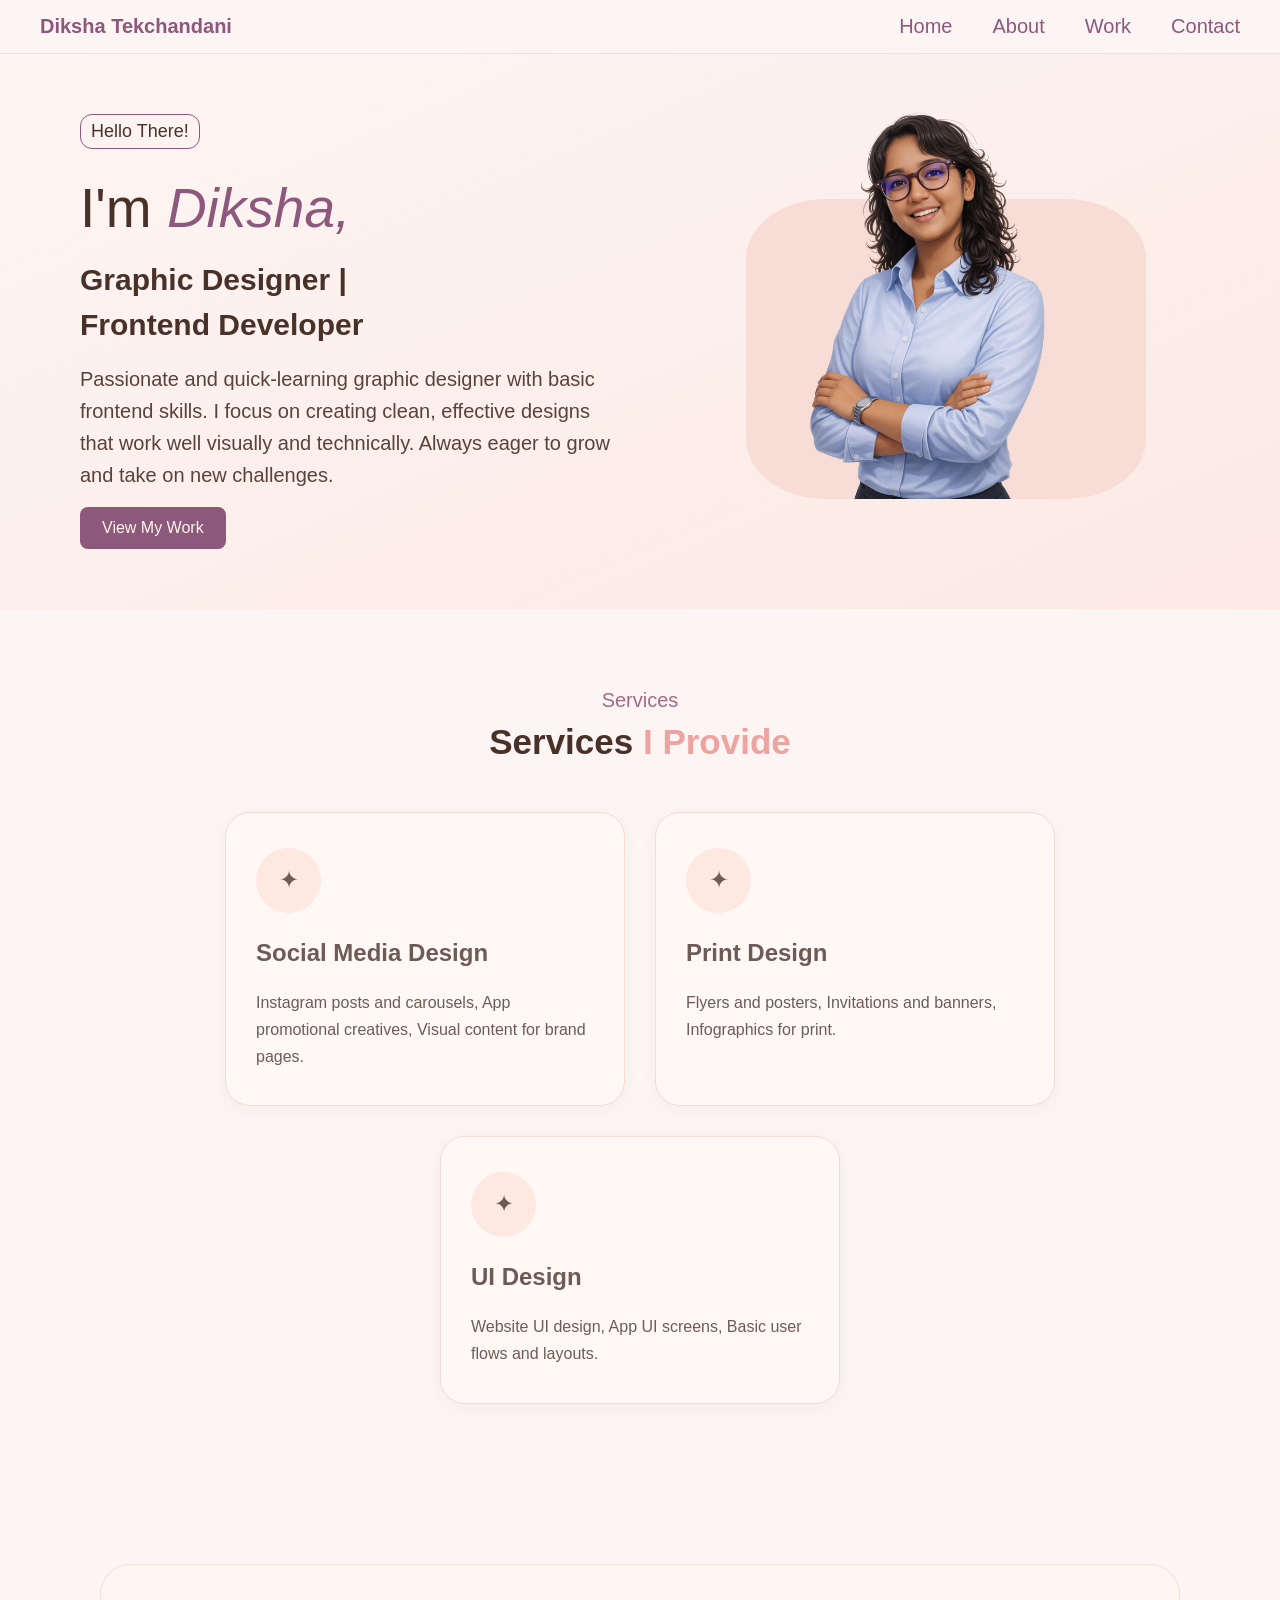
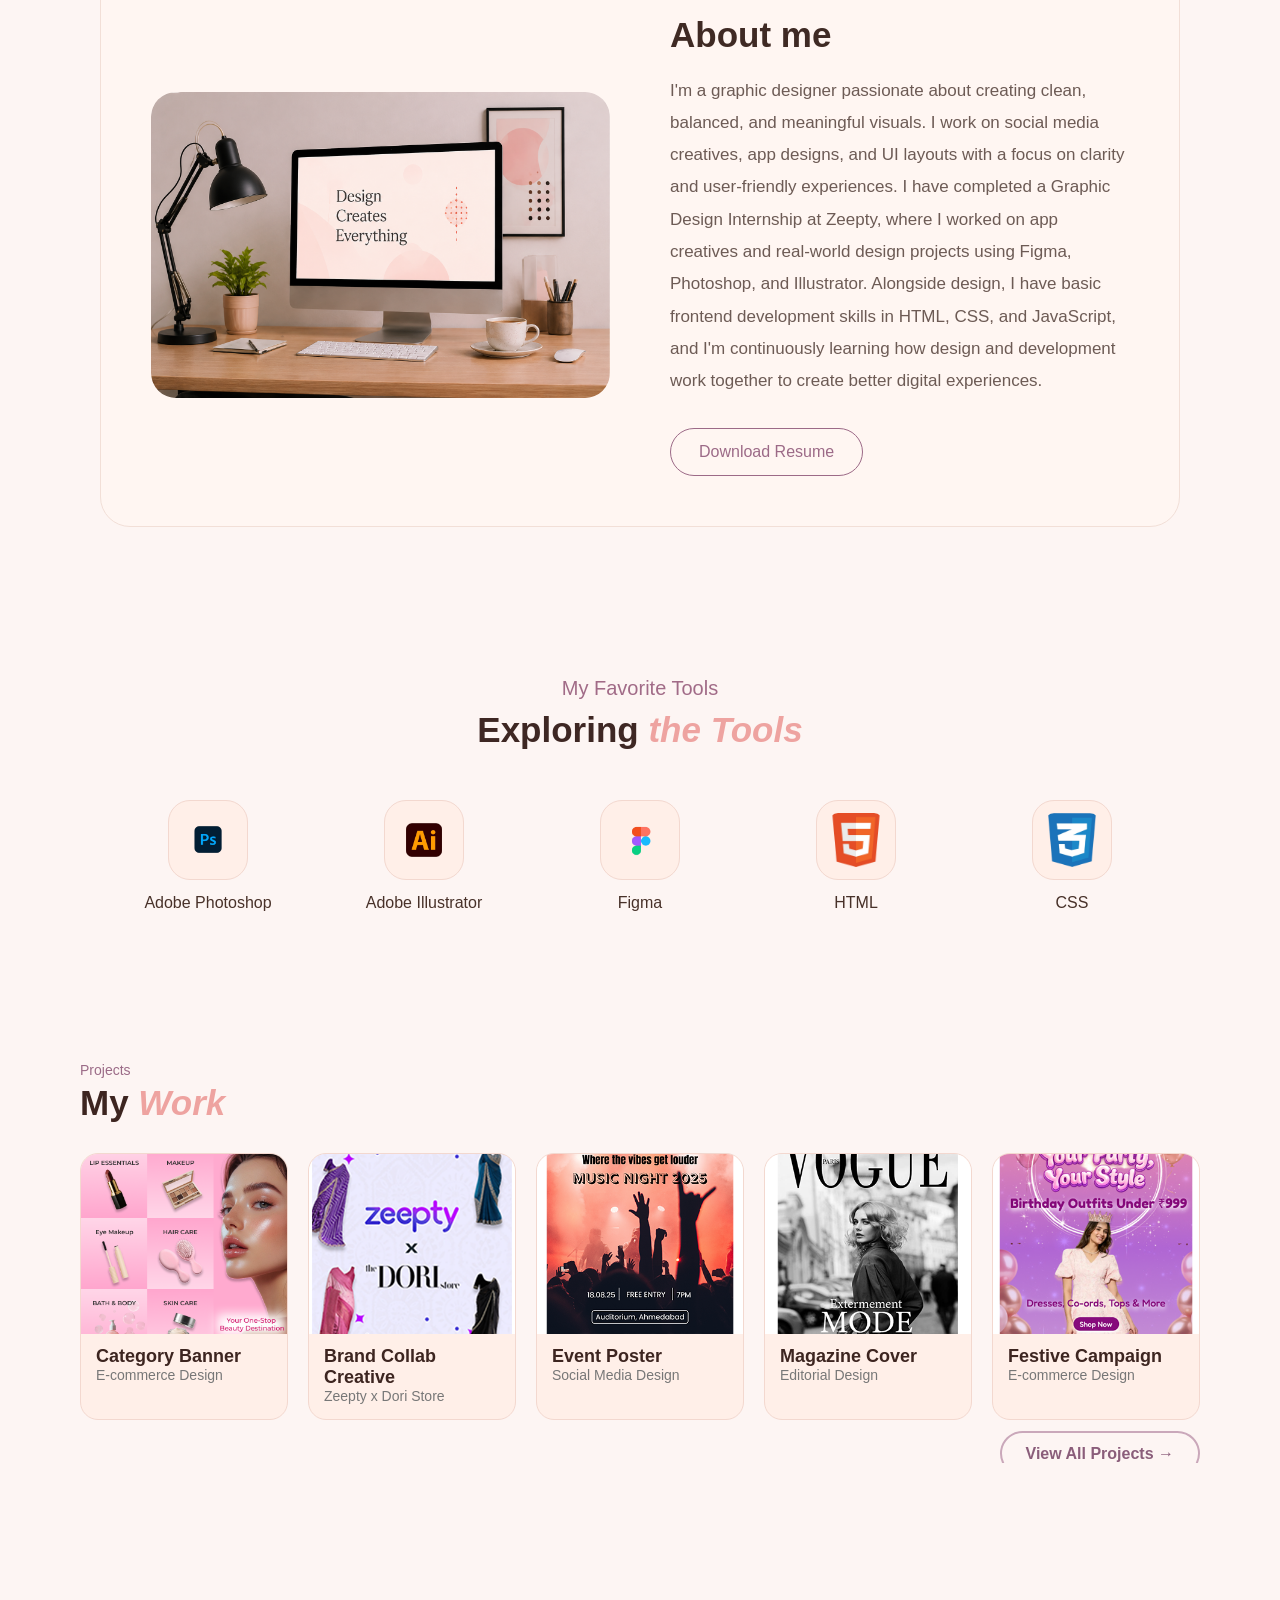
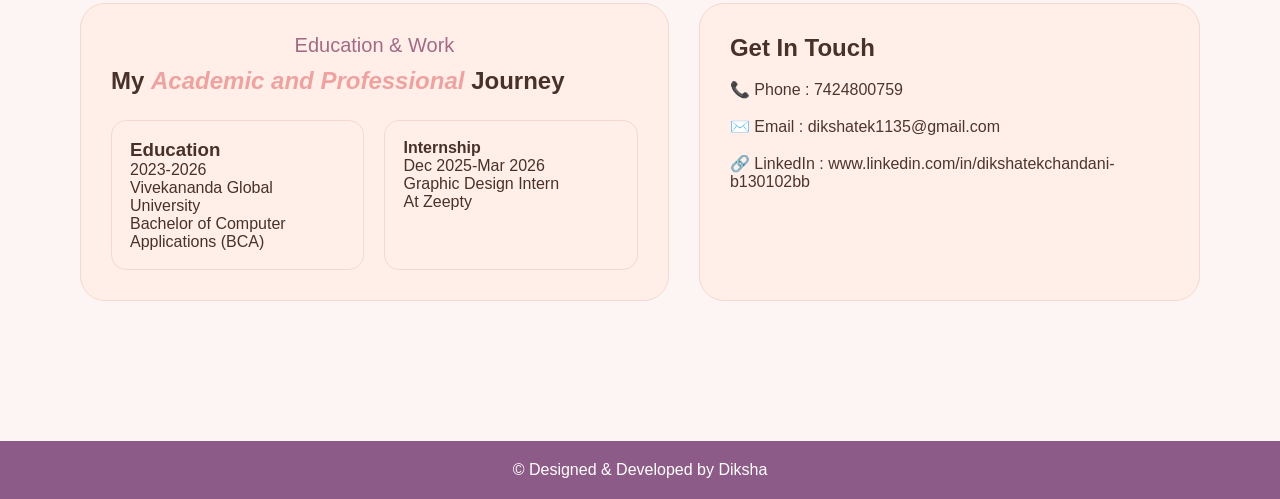
<file: index.html>
<!DOCTYPE html>
<html lang="en">

<head>
    <meta charset="UTF-8">
    <meta name="viewport" content="width=device-width, initial-scale=1.0">
    <title>Portfolio</title>
    <link rel="stylesheet" href="style.css">
</head>

<body>
    <!-- HEADER -->
    <header>
        <div class="logo">
            Diksha Tekchandani
        </div>

        <button class="hamburger" id="hamburger" aria-label="Open menu">
            <span></span>
            <span></span>
            <span></span>
        </button>
        <nav id="nav">
            <a href="#home">Home</a>
            <a href="#about">About</a>
            <a href="#work">Work</a>
            <a href="#contact">Contact</a>
        </nav>
    </header>

    <!-- HERO SECTION -->

    <section class="hero" id="home">
        <div class="hero-left">
            <span class="hello-tag">Hello There!</span>
            <h1>
                I'm <span>Diksha,</span>
            </h1>

            <h3 class="roles">Graphic Designer |<br>
                Frontend Developer</h3>

            <p class="para">
                Passionate and quick-learning graphic designer with basic<br>
                frontend skills. I focus on creating clean, effective designs<br>
                that work well visually and technically. Always eager to grow<br>
                and take on new challenges.
            </p>

            <a href="#work" class="view-work-btn">
                View My Work
            </a>

        </div>

        <!-- HERO RIGHT -->
        <div class="hero-right">

            <div class="img-wrapper">
                    <img src="my character-Photoroom.png" alt="Diksha illustration">
            </div>

        </div>

    </section>

    <!-- SERVICES -->

    <section class="services-section">
        <p class="section-tag">
            Services
        </p>
        <h2>
            Services <span> I Provide<span>
        </h2>

        <div class="services-container">

            <article class="service-card">

                <div class="card-icon">
                    ✦
                </div>

                <h3>Social Media Design</h3>

                <p>
                    Instagram posts and carousels,
                    App promotional creatives,
                    Visual content for brand pages.
                </p>

            </article>


            <article class="service-card">

                <div class="card-icon">
                    ✦
                </div>

                <h3>Print Design</h3>

                <p>
                    Flyers and posters,
                    Invitations and banners,
                    Infographics for print.
                </p>

            </article>

            <article class="service-card">

                <div class="card-icon">
                    ✦
                </div>

                <h3>UI Design</h3>
                <p>
                    Website UI design,
                    App UI screens,
                    Basic user flows and layouts.
                </p>

            </article>

        </div>

    </section>


    <!-- ABOUT ME -->
    <section class="about-section" id="about">
        <div class="about-container">

            <div class="about-image">
                <img src="workspace.png" alt="Workspace">
            </div>

            <div class="about-content">

                <h2>
                    About me
                </h2>

                <p class="about-para">
                    I'm a graphic designer passionate about creating clean, balanced, and meaningful visuals. I work on
                    social media creatives, app designs, and UI layouts with a focus on clarity and user-friendly
                    experiences. I have completed a Graphic Design Internship at Zeepty, where I worked on app creatives
                    and real-world design projects using Figma, Photoshop, and Illustrator. Alongside design, I have
                    basic frontend development skills in HTML, CSS, and JavaScript, and I'm continuously learning how
                    design and development work together to create better digital experiences.
                </p>

                <a href="Diksha Tekchandani Resume.pdf" download class="resume-btn">
                    Download Resume
                </a>
            </div>
        </div>
    </section>

    <section class="tools-section">
        <p class="section-tag">My Favorite Tools</p>
        <h2>
            Exploring <span>the Tools</span>
        </h2>
        <div class="tools-container">
            <div class="tools-card">
                <img src="photoshoplogo.png" alt="">
                <p>Adobe Photoshop</p>
            </div>

            <div class="tools-card">
                <img src="illustratorlogo.png" alt="">
                <p>Adobe Illustrator</p>
            </div>

            <div class="tools-card">
                <img src="figmalogo.png" alt="">
                <p>Figma</p>
            </div>

            <div class="tools-card">
                <img src="htmllogo.png" alt="">
                <p>HTML</p>
            </div>

            <div class="tools-card">
                <img src="CSSlogo.png" alt="">
                <p>CSS</p>
            </div>
        </div>
    </section>

    <section class="work-section" id="work">

        <div class="section-title">
                <p class="section-tag">Projects</p>
                <h2>My <span>Work</span></h2>
        </div>

        <div class="work-grid">

            <div class="work-card">
                <img src="portfolio designs/beauty banner.png" alt="">
                <h3>Category Banner</h3>
                <p>E-commerce Design</p>
            </div>

             <div class="work-card">
                <img src="portfolio designs/doristore.png" alt="">
                <h3>Brand Collab Creative</h3>
                <p>Zeepty x Dori Store</p>
            </div>
             <div class="work-card">
                <img src="portfolio designs/musicnight.png" alt="">
                <h3>Event Poster</h3>
                <p>Social Media Design</p>
            </div>
             <div class="work-card">
                <img src="portfolio designs/magazinecover.png" alt="">
                <h3>Magazine Cover</h3>
                <p>Editorial Design</p>
            </div>
             <div class="work-card">
                <img src="portfolio designs/birthday.png" alt="">
                <h3>Festive Campaign</h3>
                <p>E-commerce Design</p>
            </div>
        </div>

        <div class="view-projects">
            <a href="project.html" class="view-btn">
                View All Projects →
            </a>
        </div>
    </section>

    <!-- Education, Experience & Contact-->
    <section class="journey-contact">
        <div class="journey-box">

            <p class="section-tag">Education & Work</p>
            <h2>
                My <span>Academic and Professional </span>Journey
            </h2>
            <div class="journey-cards">
                <div class="journey-card">
                    <h3>Education</h3>
                    <p>2023-2026</p>
                    <p>Vivekananda Global University</p>
                    <p>Bachelor of Computer Applications (BCA)</p>
                </div>

                <div class="journey-card">
                    <h4>Internship</h4>
                    <p>Dec 2025-Mar 2026</p>
                    <p>Graphic Design Intern</p>
                    <p>At Zeepty</p>
                </div>
            </div>
        </div>

        <div class="contact-box" id="contact">
            <h2>Get In Touch</h2>

            <div class="contact-item">
                📞 Phone : 7424800759
            </div>

            <div class="contact-item">
                ✉️ Email : dikshatek1135@gmail.com
            </div>

            <div class="contact-item">
                🔗 LinkedIn : www.linkedin.com/in/dikshatekchandani-b130102bb
            </div>

        </div>

    </section>

    <footer>
        <p>© Designed & Developed by Diksha</p>
    </footer>

    <script>
        const hamburger = document.getElementById('hamburger');
        const nav = document.getElementById('nav');
        hamburger.addEventListener('click',()=>{
            nav.classList.toggle('open');
        });
        // close nav when a link is clicked
        nav.querySelectorAll('a').forEach(link=>{
            link.addEventListener('click',()=>{
                nav.classList.remove('open');
            });
        });
    </script>
</body>

</html>
</file>
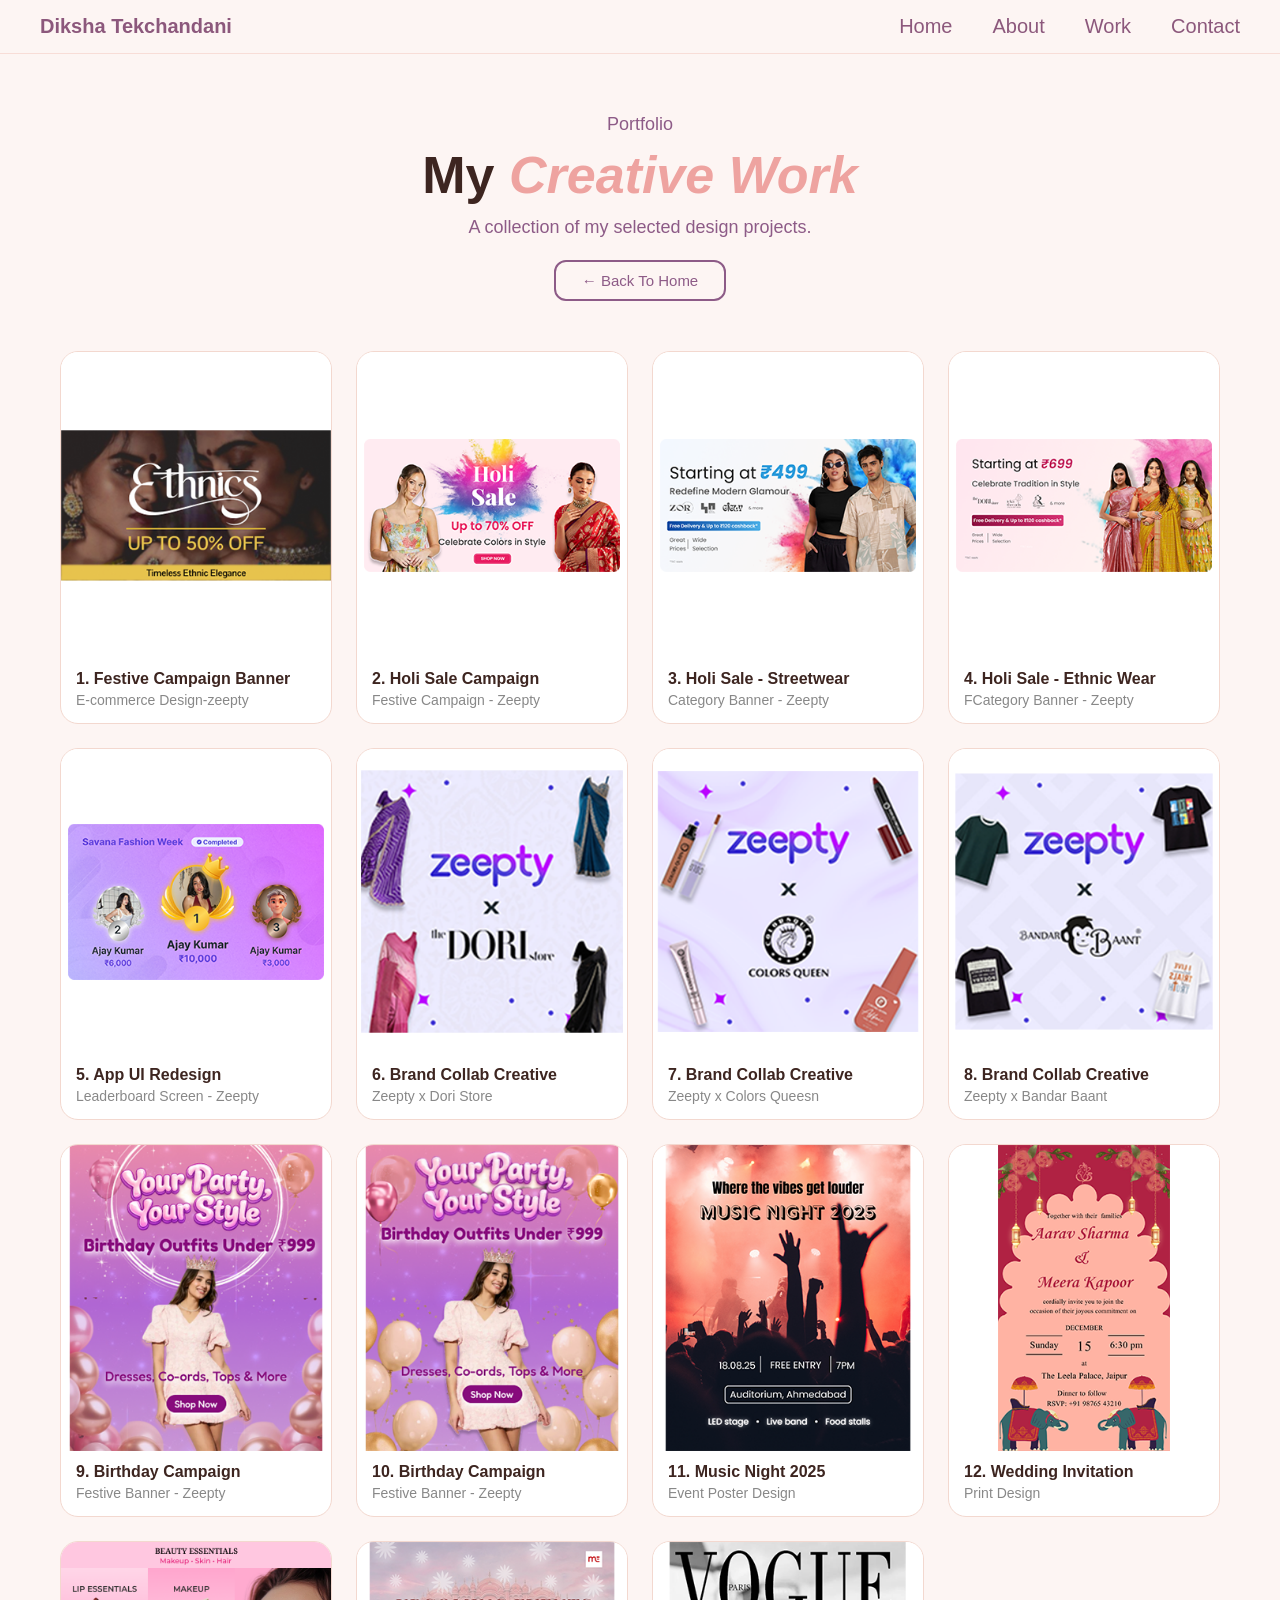
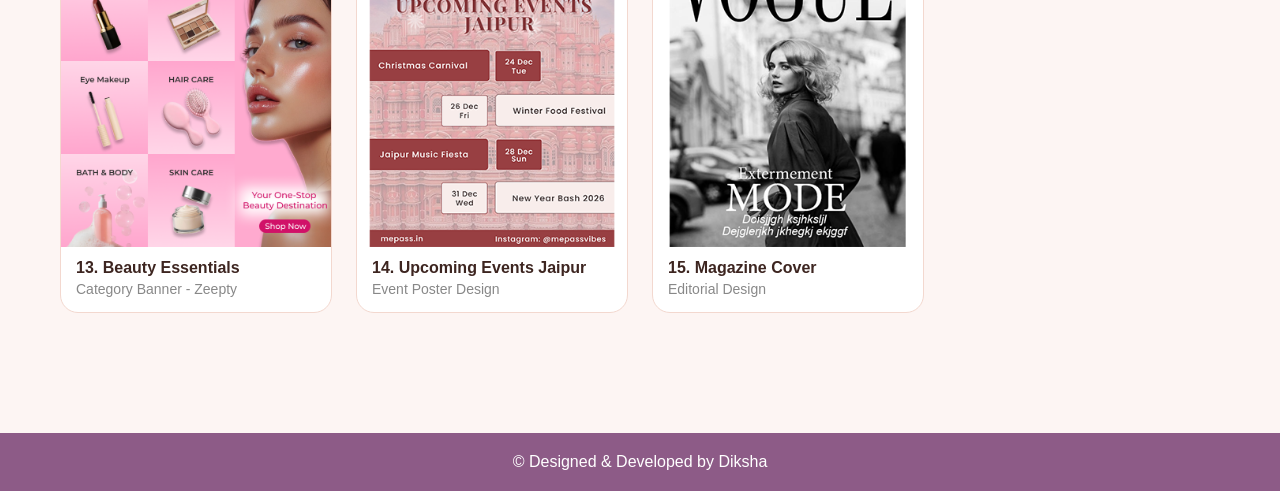
<file: project.html>
<!DOCTYPE html>
<html lang="en">

<head>
    <meta charset="UTF-8">
    <meta name="viewport" content="width=device-width, initial-scale=1.0">
    <title>Projects</title>
    <link rel="stylesheet" href="style.css">
    <style>
        /* Projects page specific styles */
        .all-projects{
            padding: 60px 60px 40px;
            max-width: 1400px;
            margin: auto;
        }

        .section-heading{
            text-align: center;
            margin-bottom: 50px;
        }

        .section-heading p{
            color: #8d5b87;
            font-size: 18px;
            margin-bottom: 6px;
        }

        .section-heading h2{
            font-size: 52px;
            margin: 10px 0 12px;
            color: #3d2520;
        }

        .section-heading span{
            color: #EEA3A0;
            font-style: italic;
        }

        .section-heading .subtitle{
            color: #888;
            font-size: 16px;
            margin-bottom: 20px;
        }

        .back-btn{
            display: inline-block;
            margin-top: 16px;
            padding: 10px 26px;
            border: 2px solid #8d5b87;
            border-radius: 12px;
            text-decoration: none;
            color: #8d5b87;
            font-size: 15px;
            transition: 0.3s;
        }

        .back-btn:hover{
            background: #8d5b87;
            color: white;
        }

        /* Category filter pills */
        .filter-bar{
            display: flex;
            justify-content: center;
            flex-wrap: wrap;
            gap: 12px;
            margin-bottom: 40px;
        }

        .filter-btn{
            padding: 8px 20px;
            border-radius: 20px;
            border: 1.5px solid #caa8ba;
            background: transparent;
            color: #8a5d7a;
            font-size: 14px;
            cursor: pointer;
            transition: 0.3s;
        }

        .filter-btn:hover,
        .filter-btn.active{
            background: #8a5d7a;
            color: white;
            border-color: #8a5d7a;
        }

        .projects-grid{
            display: grid;
            grid-template-columns: repeat(4, 1fr);
            gap: 24px;
        }

        .project-card{
            background: white;
            border: 1px solid #F3D8CF;
            border-radius: 18px;
            overflow: hidden;
            transition: 0.3s;
        }

        .project-card:hover{
            transform: translateY(-5px);
            box-shadow: 0 10px 30px rgba(140, 88, 124, 0.12);
        }

        .project-card img{
            width: 100%;
            height: auto;
            object-fit: cover;
            display: block;
        }

        .project-card h3{
            padding: 12px 15px 4px;
            font-size: 16px;
            color: #3d2520;
        }

        .project-card p{
            padding: 0 15px 15px;
            color: #888;
            font-size: 14px;
        }

        /* RESPONSIVE */
        @media(max-width:1024px){
            .projects-grid{
                grid-template-columns: repeat(3, 1fr);
            }

            .all-projects{
                padding: 50px 40px;
            }

            .section-heading h2{
                font-size: 40px;
            }
        }

        @media(max-width: 768px){
            .projects-grid{
                grid-template-columns: repeat(2, 1fr);
                gap: 16px;
            }

            .all-projects{
                padding: 40px 20px;
            }

            .section-heading h2{
                font-size: 32px;
            }

            .project-card img{
                height: 160px;
            }

            .project-card h3{
                font-size: 14px;
            }
        }

        @media(max-width: 480px){
            .projects-grid{
                grid-template-columns: 1fr;
            }

            .project-card img{
                height: 200ox;
            }

            .filter-btn{
                font-size: 13px;
                padding: 7px 16px;
            }
        }

    </style>
</head>

<body>

    <header>
        <div class="logo">Diksha Tekchandani</div>
        <button class="hamburger" id="hamburger" aria-label="Open menu">
            <span></span>
            <span></span>
            <span></span>
        </button>

        <nav id="nav">
            <a href="index.html#home">Home</a>
            <a href="index.html#about">About</a>
            <a href="index.html#work">Work</a>
            <a href="index.html#contact">Contact</a>
        </nav>
    </header>

    <section class="all-projects">
        <div class="section-heading">
            <p>Portfolio</p>
            <h2>My <span>Creative Work</span></h2>
            <p>A collection of my selected design projects.</p>

            <a href="index.html" class="back-btn">
                ← Back To Home
            </a>
        </div>

        <div class="projects-grid">

            <div class="project-card">
                <img src="portfolio designs/ethnic banner (2).png" alt="Ethnic Banner">
                <h3>1. Festive Campaign Banner</h3>
                <p>E-commerce Design-zeepty</p>
            </div>

            <div class="project-card">
                <img src="portfolio designs/holimain.png" alt="Holi Main Banner">
                <h3>2. Holi Sale Campaign</h3>
                <p>Festive Campaign - Zeepty</p>
            </div>

            <div class="project-card">
                <img src="portfolio designs/blueholi.png" alt="Blue Holi Banner">
                <h3>3. Holi Sale - Streetwear</h3>
                <p>Category Banner - Zeepty</p>
            </div>

            <div class="project-card">
                <img src="portfolio designs/pinkholi.png" alt="Pink Holi Banner">
                <h3>4. Holi Sale - Ethnic Wear</h3>
                <p>FCategory Banner - Zeepty</p>
            </div>

            <div class="project-card">
                <img src="portfolio designs/leaderboard.png" alt="Leaderboard UI">
                <h3>5. App UI Redesign</h3>
                <p>Leaderboard Screen - Zeepty</p>
            </div>

              <div class="project-card">
                <img src="portfolio designs/doristore.png" alt="Dori Store Collab">
                <h3>6. Brand Collab Creative</h3>
                <p>Zeepty x Dori Store</p>
            </div>


            <div class="project-card">
                <img src="portfolio designs/colorsqueen.png" alt="Colors Queen Collab">
                <h3>7. Brand Collab Creative</h3>
                <p>Zeepty x Colors Queesn</p>
            </div>

            <div class="project-card">
                <img src="portfolio designs/Bandarbaat.png" alt="Bandar Baant Collab">
                <h3>8. Brand Collab Creative</h3>
                <p>Zeepty x Bandar Baant</p>
            </div>

            <div class="project-card">
                <img src="portfolio designs/birthday.png" alt="Birthday Banner">
                <h3>9. Birthday Campaign</h3>
                <p>Festive Banner - Zeepty</p>
            </div>

            <div class="project-card">
                <img src="portfolio designs/birthday2.png" alt="Birthday Banner">
                <h3>10. Birthday Campaign</h3>
                <p>Festive Banner - Zeepty</p>
            </div>


            <div class="project-card">
                <img src="portfolio designs/musicnight.png" alt="Music Night Poster">
                <h3>11. Music Night 2025</h3>
                <p>Event Poster Design</p>
            </div>

            <div class="project-card">
                <img src="portfolio designs/invitation.png" alt="Wedding Invitation">
                <h3>12. Wedding Invitation</h3>
                <p>Print Design</p>
            </div>

            <div class="project-card">
                <img src="portfolio designs/beauty banner.png" alt="Beauty Banner">
                <h3>13. Beauty Essentials</h3>
                <p>Category Banner - Zeepty</p>
            </div>
 
            <div class="project-card">
                <img src="portfolio designs/events.png" alt="Upcoming Events">
                <h3>14. Upcoming Events Jaipur</h3>
                <p>Event Poster Design</p>
            </div>

            <div class="project-card">
                <img src="portfolio designs/magazinecover.png" alt="Magazine Cover">
                <h3>15. Magazine Cover</h3>
                <p>Editorial Design</p>
            </div>

        </div>
    </section>

    <footer>
        <p>© Designed & Developed by Diksha</p>
    </footer>

    <script>
        const hamburger = document.getElementById('hamburger');
        const nav = document.getElementById('nav');
        hamburger.addEventListener('click',()=>{
            nav.classList.toggle('open');
        });

        nav.querySelectorAll('a').forEach(link => {
            link.addEventListener('click',() => {
                nav.classList.remove('open');
            });
        });
    </script>

</body>

</html>
</file>
<file: style.css>
* {
    padding: 0%;
    margin: 0%;
    box-sizing: border-box;
}

body {
    color: #483129;
    background-color: #FDF5F3;
    font-family: Arial, Helvetica, sans-serif;
    width: 100%;
}

img {
    max-width: 100%;
    height: auto;
    display: block;
}

section {
    overflow-x: hidden;
}

/* section 1 */

header {
    background-color: #FDF5F3;
    color: #8C587C;
    display: flex;
    justify-content: space-between;
    padding: 15px 40px;
    font-size: 20px;
    font-weight: bold;
    align-items: center;
    border-bottom: 1px solid #f8ddd7;
    position: sticky;
    top: 0;
    z-index: 100;
}

nav {
    display: flex;
    /* Make the container flex */
    gap: 40px;
    /* Adds space between links */
    align-items: center;
}

nav button {
    margin-top: 0;
    align-self: center;
    /* display: flex; */
}

nav a {
    text-decoration: none;
    color: #8C587C;
    font-size: 20px;
    font-weight: 200;
}

nav a.active {
    border-bottom: 2px solid #8C587C;
    padding-bottom: 5px;

}

.hamburger {
    display: none;
    flex-direction: column;
    gap: 5px;
    cursor: pointer;
    background: none;
    border: none;
    padding: 4px;
}

.hamburger span {
    display: block;
    width: 24px;
    height: 2px;
    background: #8C587C;
    border-radius: 2px;
    transition: 0.3s;
}

.hero {
    display: flex;
    justify-content: space-between;
    align-items: flex-start;
    padding: 60px 80px;
    gap: 40px;
    background: linear-gradient(to bottom right, #FDF5F3, #FCE9E3);
}

.roles {
    font-size: 30px;
    line-height: 1.5;
}

.hero-left {
    flex: 1.2;
    max-width: 600px;
    display: flex;
    flex-direction: column;
    gap: 16px;
}

.hello-tag {
    display: inline-block;
    border: 1.5px solid #8C587C;
    border-radius: 12px;
    padding: 6px 10px;
    font-size: 18px;
    font-weight: lighter;
    margin-bottom: 10px;
    width: fit-content;
}

h1 {
    font-size: 55px;
    font-weight: lighter;
    margin: 0;
    line-height: 1.2;
}

h1 span {
    font-style: italic;
    color: #8C587C;
}

h1 div {
    margin: 0 0 20 0;
    font-size: 30px;
}

.para {
    font-size: 20px;
    font-weight: lighter;
    color: #58423c;
    line-height: 1.6;
}

.view-work-btn {
    text-decoration: none;
    width: fit-content;
    padding: 12px 22px;
    border-radius: 8px;
    font-size: 16px;
    color: #FFF4EA;
    background: #8C587C;
    border: none;
    cursor: pointer;
    transition: 0.3s ease;
}

.view-work-btn:hover {
    transform: translateY(-2px);
    background: #d98c89;
}

.hero-right {
    flex: 0.8;
    justify-content: center;
    display: flex;
    align-items: center;
}

.hero-right img {
    width: auto;
    height: 400px;
    display: block;
    position: relative;
    z-index: 2;
    transform: translateY(-15px);
    margin-right: 20px;
}

.img-wrapper {
    position: relative;
    display: flex;
    justify-content: center;
    align-items: center;
    margin-right: 40px;
}

.img-wrapper::before {
    content: "";
    position: absolute;
    width: 300px;
    height: 400px;
    background: #f8ddd7;
    border-radius: 20%;
    top: 35px;
    left: 52%;
    transform: translateX(-50%) rotate(-90deg);
    z-index: 1;
}

/* section 1 */

.services-section {
    padding: 80px 60px;
    text-align: centre;
}

.section-tag {
    color: #a16b87;
    font-size: 20px;
    margin-bottom: 10px;
    text-align: center;
}

.services-section h2 {
    font-size: 35px;
    margin-bottom: 50px;
    text-align: center;
}

.services-section h2 span {
    color: #EEA3A0;
}

/* CARDS CONTAINER */

.services-container {
    display: flex;
    justify-content: center;
    gap: 30px;
    flex-wrap: wrap;
}

/* EACH CARD */

.service-card {
    background: #fff8f4;
    width: 400px;
    padding: 35px 30px;
    border-radius: 25px;
    border: 1px solid #f1ddd5;
    text-align: left;
    transition: 0.3s ease;
    box-shadow: 0 4px 20px rgba(0, 0, 0, 0.04);
    color: #6e5b55;
    line-height: 1.7;
    font-size: 16px;
}

.service-card:hover {
    transform: translateY(-8px);
}

/* ICON */

.card-icon {
    width: 65px;
    height: 65px;
    background: #fde8e2;
    border-radius: 50%;
    display: flex;
    justify-content: center;
    align-items: center;
    font-size: 24px;
    margin-bottom: 20px;
}

/* CARD TITLE */

.service-card h3 {
    font-size: 24px;
    margin-bottom: 15px;
}

/* CARD PARA */

.service-card {
    color: #6e5b55;
    line-height: 1.7;
    font-size: 16px;
}

/* ABOUT SECTION */

.about-section {
    padding: 80px 100px;
}

/* MAIN CONTAINER */

.about-container {
    background: #fff6f2;
    border: 1px solid #f2dfd7;
    border-radius: 30px;
    padding: 50px;
    display: flex;
    align-items: center;
    justify-content: space-between;
    gap: 60px;
}

/* IMAGE SIDE */

.about-image {
    flex: 1;
}

.about-image img {
    width: 100%;
    max-width: 480px;
    border-radius: 25px;
}

/* TEXT SIDE */

.about-content {
    flex: 1;
}

.about-content h2 {
    font-size: 35px;
    margin-bottom: 20px;
    color: #3f2a24;
}

.about-para {
    color: #6d5b55;
    line-height: 1.9;
    font-size: 17px;
    margin-bottom: 30px;
}

/* BUTTON */

.resume-btn {
    padding: 14px 28px;
    border-radius: 40px;
    border: 1px solid #9c6a87;
    background: transparent;
    color: #9c6a87;
    font-size: 16px;
    cursor: pointer;
    transition: 0.3s ease;
    text-decoration: none;
    display: inline-block;
}

.resume-btn:hover {
    background: #9c6a87;
    color: white;
}

/* TOOLS SECTION */

.tools-section {
    padding: 70px 120px;
    text-align: center;
}

p section-tag {
    color: #8C587C;
    font-size: 16px;
    margin-bottom: 8px;
    text-align: left;
}

.tools-section h2 {
    font-size: 35px;
    color: #3E2723;
    margin-bottom: 50px;
}

.tools-section h2 span {
    color: #EEA3A0;
    font-style: italic;
}

.tools-container {
    display: grid;
    justify-content: center;
    /* align-items: flex-start; */
    grid-template-columns: repeat(5, 1fr);
    gap: 40px;
    flex-wrap: nowrap;
    /* width: 100%; */
}

.tools-card {
    display: flex;
    flex-direction: column;
    align-items: center;
    gap: 14px;
    /* min-width: 120px; */
}

.tools-card img {
    width: 80px;
    height: 80px;
    object-fit: contain;
    background-color: #FFEFE8;
    padding: 12px;
    border-radius: 22px;
    border: 1px solid #F3D8CF;
    transition: 0.3s ease;
}

.tool-card img:hover {
    transform: translateY(-6px);
    box-shadow: 0 10px 20px rgba(0, 0, 0, 0.08);
}

.tool-card p {
    font-size: 18px;
    color: #4E342E;
    font-weight: 500;
}

.journey-contact {
    display: flex;
    gap: 30px;
    padding: 60px 80px;
    /* justify-content: center; */
}

.journey-box {
    flex: 1.2;
    background-color: #FFEFE8;
    border: 1px solid #F3D8CF;
    border-radius: 25px;
    padding: 30px;
}

.contact-box {
    flex: 1;
    background-color: #FFEFE8;
    border: 1px solid #F3D8CF;
    border-radius: 25px;
    padding: 30px;
    /* position: relative; */
}

.journey-cards {
    display: flex;
    gap: 20px;
    margin-top: 25px;
    flex-wrap: wrap;
}

.journey-card {
    flex: 1;
    border: 1px solid #F3D8CF;
    border-radius: 15px;
    padding: 18px;
    min-width: 160px;
}

.contact-item {
    margin-top: 18px;
    font-size: 16px;
    color: #4E342E;
    word-break: break-word;
}

.journey-box span {
    color: #EEA3A0;
    font-style: italic;

}

.work-section {
    max-width: 1200px;
    margin: 80px auto;
    padding: 0 40px;
}

.section-title p {
    color: #9b6b87;
    font-size: 14px;
    margin-bottom: 5px;
    text-align: left;
}

.section-title h2 {
    font-size: 35px;
    color: #3d2520;
}

.section-title span {
    color: #EEA3A0;
    font-style: italic;
}

.work-grid {
    display: grid;
    grid-template-columns: repeat(5, 1fr);
    gap: 20px;
    margin-top: 30px;
}

.work-card {
    background-color: #FFEFE8;
    border: 1px solid #F3D8CF;
    border-radius: 18px;
    overflow: hidden;
    transition: 0.3s;
}

.work-card:hover {
    transform: translateY(-5px);
}

.work-card img {
    width: 100%;
    /* height: auto; */
    height: 180px;
    object-fit: cover;
    /* display: block; */
}

.work-card h3 {
    font-size: 18px;
    color: #3d2520;
    padding: 12px 15px 0;
}

.work-card p {
    font-size: 14px;
    color: #777;
    padding: 0 15px 15px;
}

.view-projects {
    text-align: right;
    margin-top: 25px;
}

.view-btn {
    text-decoration: none;
    color: #8a5d7a;
    border: 2px solid #caa8ba;
    padding: 12px 24px;
    border-radius: 30px;
    font-weight: 600;
    transition: 0.3s;
}

.view-btn:hover {
    background: #8a5d7a;
    color: white;
}

.all-projects {
    padding: 80px 60px;
    max-width: 1400px;
    margin: auto;
}

.section-heading p {
    color: #8d5b87;
}

.section-heading {
    text-align: center;
    margin-bottom: 60px;
}

.section-heading h2 {
    font-size: 60px;
    margin: 15px 0;
}

.section-heading span {
    color: #EEA3A0;
    font-style: italic;
}

.back-btn {
    display: inline-block;
    margin-top: 25px;
    padding: 12px 30px;
    border: 2px solid #8d5b87;
    border-radius: 12px;
    text-decoration: none;
    color: #8d5b87;
}

.projects-grid {
    display: grid;
    grid-template-columns: repeat(4, minmax(220px, 1fr));
    gap: 20px;
}

.project-card {
    background-color: white;
    border: 1px solid #F3D8CF;
    border-radius: 18px;
    overflow: hidden;
    transition: 0.3s;
    width: 100%;
    height: auto;
}

.project-card:hover {
    transform: translateY(-5px);
}

.project-card img {
    width: 100%;
    height: auto;
    object-fit: cover;
    display: block;
}

.project-card h3 {
    padding: 15px 15px 5px;
    font-size: 20px;
}

.project-card p {
    padding: 0 15px 20px;
    color: #777;

}

footer {
    margin-top: 80px;
    padding: 20px;
    text-align: center;
    background: #8d5b87;
    color: white;
    font-size: 16px;
}

@media (max-width: 1024px) {
    .work-grid {
        grid-template-columns: repeat(3, 1fr);
    }

    .hero {
        padding: 50px 40px;
    }

    h1 {
        font-size: 44px;
    }

    .tools-section {
        padding: 60px 40px;
        grid-template-columns: repeat(5, 1fr);
    }

    .about-section {
        padding: 60px 40px;
    }

    .services-section {
        padding: 60px 40px;
    }

    .tools-container{
        grid-template-columns: repeat(5, 1fr);
    }

}

@media (max-width: 768px) {

    header {
        padding: 15px 20px;
        font-size: 16px;
    }

    .hamburger {
        display: flex;
    }

    nav {
        display: none;
        flex-direction: column;
        gap: 16px;
        position: absolute;
        top: 60px;
        left: 0;
        right: 0;
        background: #FDF5F3;
        padding: 20px;
        border-bottom: 1px solid #f8ddd7;
        z-index: 99;
    }

    nav.open {
        display: flex;
    }

    nav a {
        font-size: 18px;
    }

    .hero {
        flex-direction: column;
        padding: 40px 20px;
        text-align: center;
        align-items: center;
    }

    .hero-left {
        align-items: center;
        max-width: 100%;
    }

    .hello-tag {
        align-self: center;
    }

    h1 {
        font-size: 38px;
    }

    .roles {
        font-size: 20px;
    }

    .para {
        font-size: 16px;
    }

    .img-wrapper::before {
        width: 200px;
        height: 260px;
    }

    .img-wrapper img {
        height: 260px;
    }

    .services-section {
        padding: 50px 20px;
    }

    .service-card {
        width: 100%;
        max-width: 400px;
    }

    .about-section {
        padding: 50px 20px;
    }

    .about-container {
        flex-direction: column;
        padding: 30px 20px;
        gap: 30px;
    }

    .about-image img {
        max-width: 100%;
    }

    .tools-section {
        padding: 50px 20px;
    }

    .tools-container {
        gap: 25px;
    }

    .tool-card img {
        width: 65px;
        height: 65px;
    }

    .work-section {
        margin: 50px auto;
        padding: 0 20px;
    }

    .work-grid {
        grid-template-columns: repeat(2, 1fr);
        gap: 15px;
    }

    .work-card h3 {
        font-size: 13px;
    }

    .work-card p {
        font-size: 12px;
    }

    .journey-contact {
        flex-direction: column;
        padding: 40px 20px;
    }

    .journey-cards {
        flex-direction: column;
    }

    .contact-item {
        font-size: 14px;
    }

    .tools-container{
        grid-template-columns: repeat(3, 1fr);
    }
}

@media(max-width: 48px) {
    h1 {
        font-size: 32px;
    }

    .roles {
        font-size: 18px;
    }

    .work-grid {
        grid-template-columns: 1fr;
    }

    .tools-card img {
        width: 55px;
        height: 55px;
    }

    .img-wrapper img {
        height: 220px;
    }

    .img-wrapper::before {
        width: 170px;
        height: 220px;
    }

    .services-section h2,
    .about-container h2,
    .tools-section h2,
    .section-title h2,
    .journey-box h2,
    .contact-box h2 {
        font-size: 28px;
    }

    .tools-container{
        grid-template-columns: repeat(2, 1fr);
    }
}
</file>
